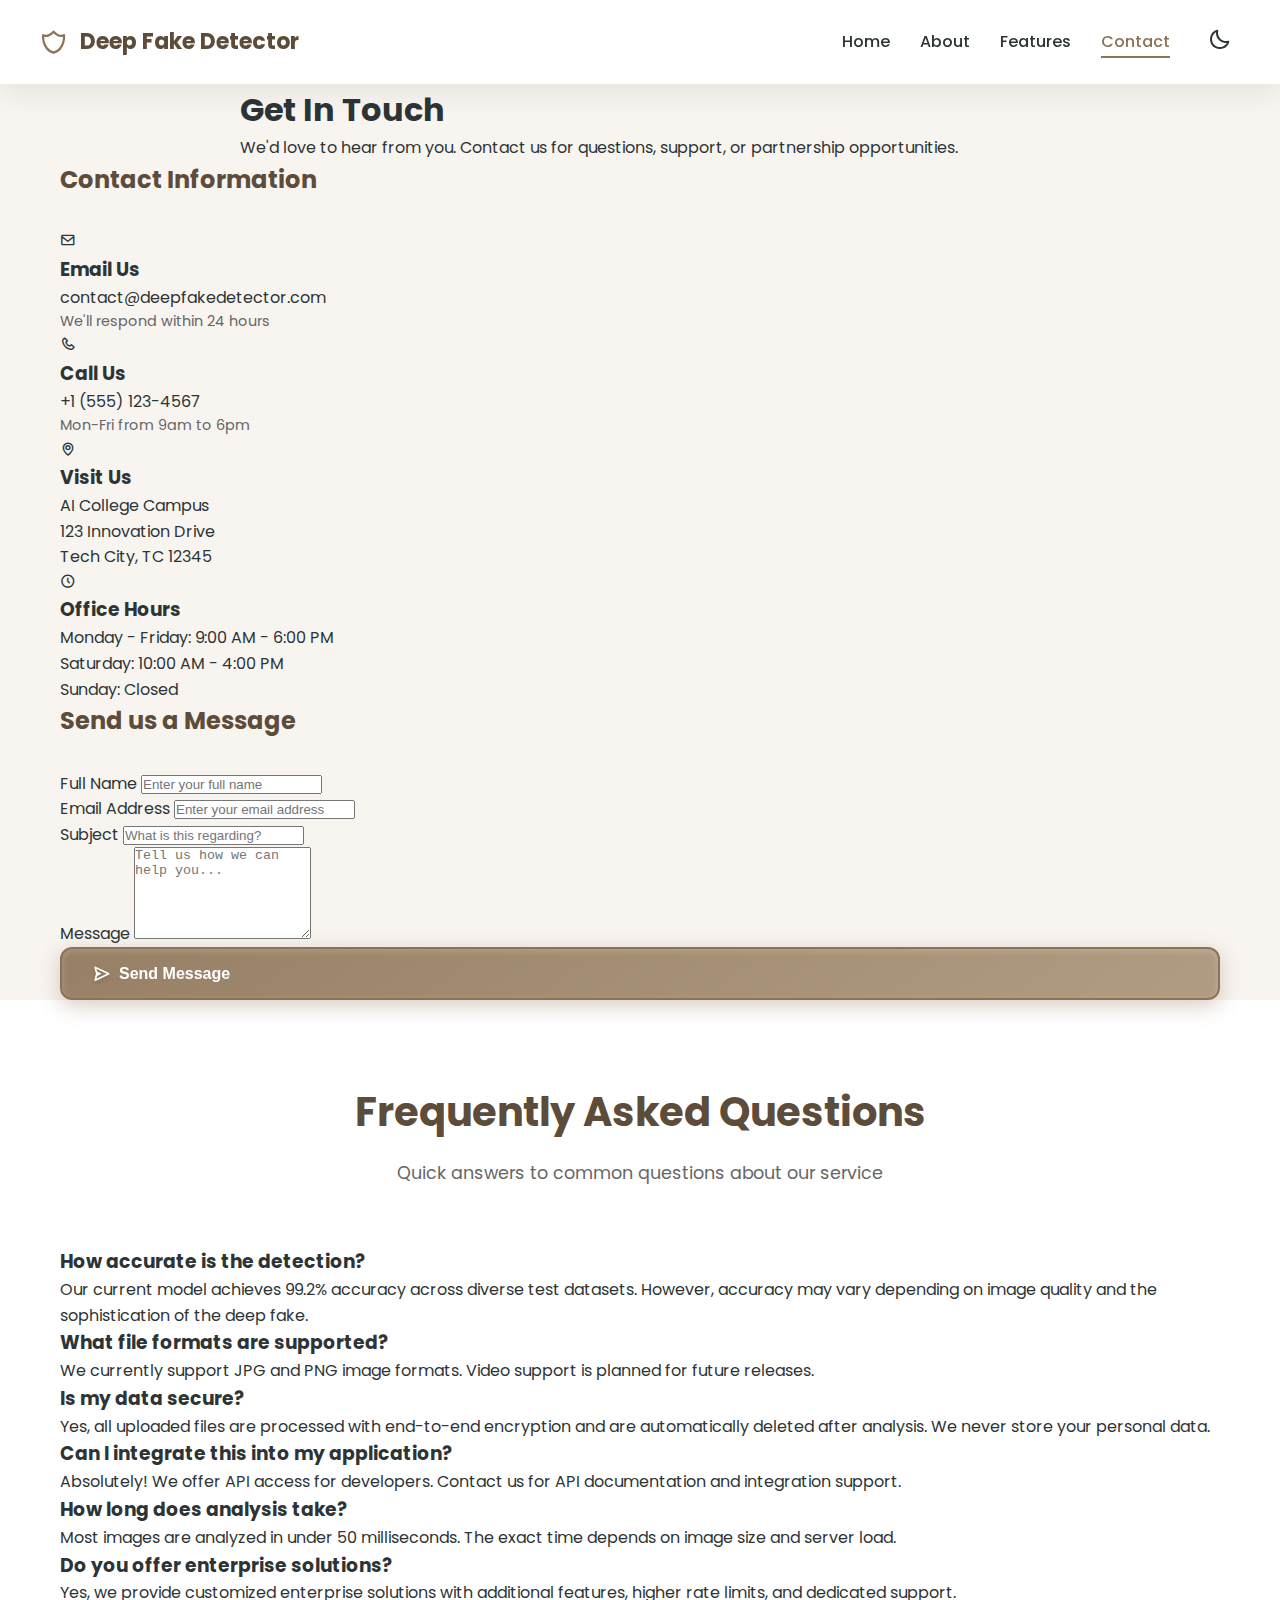
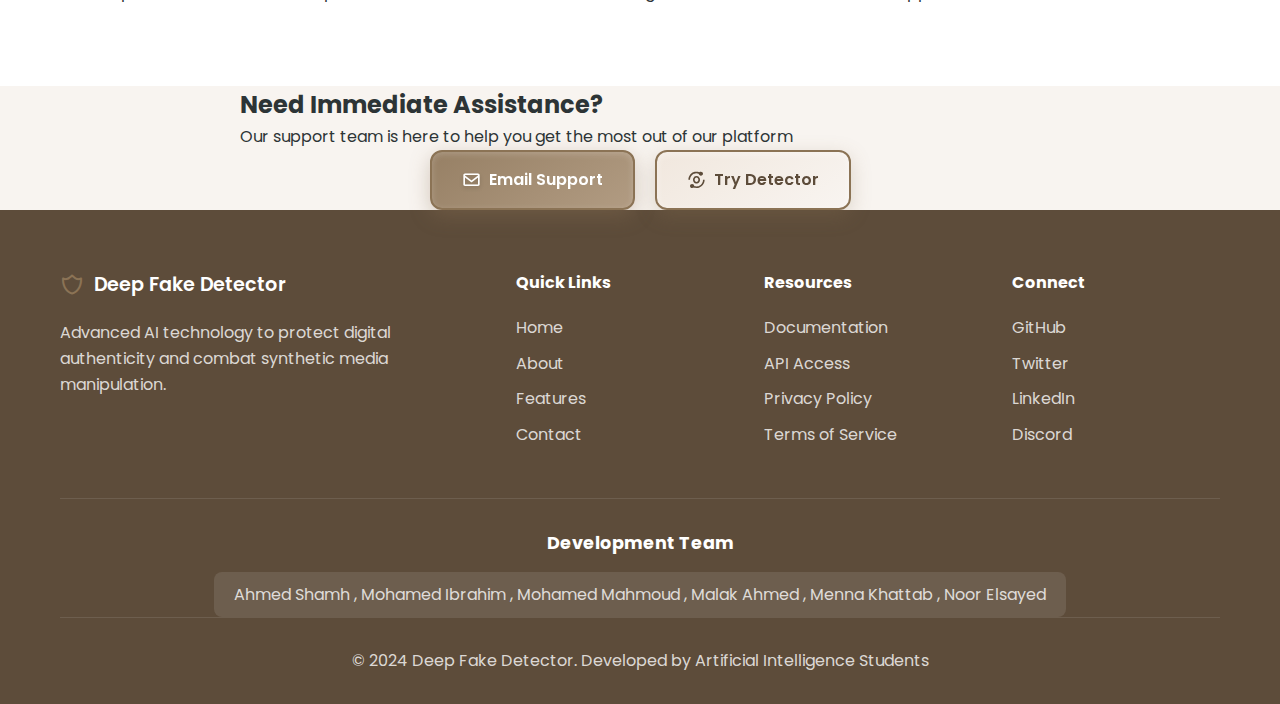
<file: contact.html>
<!DOCTYPE html>
<html lang="en">
<head>
    <meta charset="UTF-8">
    <meta name="viewport" content="width=device-width, initial-scale=1.0">
    <title>Contact - Deep Fake Detector</title>
    <link rel="stylesheet" href="style.css">
    <link href="https://fonts.googleapis.com/css2?family=Poppins:wght@300;400;500;600;700&display=swap" rel="stylesheet">
    <link href="https://unpkg.com/boxicons@2.1.4/css/boxicons.min.css" rel="stylesheet">
</head>
<body>
    <!-- Navigation -->
    <nav class="navbar">
        <a href="index.html" class="nav-brand">
            <i class='bx bx-shield-alt-2'></i>
            <h3>Deep Fake Detector</h3>
        </a>
        
        <ul class="nav-links">
            <li><a href="index.html">Home</a></li>
            <li><a href="about.html">About</a></li>
            <li><a href="features.html">Features</a></li>
            <li><a href="contact.html" class="active">Contact</a></li>
            <li>
                <button class="theme-toggle" onclick="toggleTheme()">
                    <i class='bx bx-moon'></i>
                </button>
            </li>
        </ul>
        
        <button class="mobile-menu" onclick="toggleMobileMenu()">
            <i class='bx bx-menu'></i>
        </button>
    </nav>

    <!-- Contact Hero -->
    <section class="contact-hero">
        <div class="container">
            <div class="hero-content">
                <h1>Get In Touch</h1>
                <p>We'd love to hear from you. Contact us for questions, support, or partnership opportunities.</p>
            </div>
        </div>
    </section>

    <!-- Contact Content -->
    <section class="contact-content">
        <div class="container">
            <div class="contact-grid">
                <div class="contact-info">
                    <h2 style="color: var(--dark-brown); margin-bottom: 30px;">Contact Information</h2>
                    
                    <div class="contact-item">
                        <i class='bx bx-envelope'></i>
                        <div>
                            <h3>Email Us</h3>
                            <p>contact@deepfakedetector.com</p>
                            <p style="font-size: 0.9rem; color: var(--text-light);">We'll respond within 24 hours</p>
                        </div>
                    </div>
                    
                    <div class="contact-item">
                        <i class='bx bx-phone'></i>
                        <div>
                            <h3>Call Us</h3>
                            <p>+1 (555) 123-4567</p>
                            <p style="font-size: 0.9rem; color: var(--text-light);">Mon-Fri from 9am to 6pm</p>
                        </div>
                    </div>
                    
                    <div class="contact-item">
                        <i class='bx bx-map'></i>
                        <div>
                            <h3>Visit Us</h3>
                            <p>AI College Campus</p>
                            <p>123 Innovation Drive</p>
                            <p>Tech City, TC 12345</p>
                        </div>
                    </div>
                    
                    <div class="contact-item">
                        <i class='bx bx-time-five'></i>
                        <div>
                            <h3>Office Hours</h3>
                            <p>Monday - Friday: 9:00 AM - 6:00 PM</p>
                            <p>Saturday: 10:00 AM - 4:00 PM</p>
                            <p>Sunday: Closed</p>
                        </div>
                    </div>
                </div>
                
                <div class="contact-form">
                    <h2 style="color: var(--dark-brown); margin-bottom: 30px;">Send us a Message</h2>
                    <form id="contactForm">
                        <div class="form-group">
                            <label for="name">Full Name</label>
                            <input type="text" id="name" name="name" required placeholder="Enter your full name">
                        </div>
                        
                        <div class="form-group">
                            <label for="email">Email Address</label>
                            <input type="email" id="email" name="email" required placeholder="Enter your email address">
                        </div>
                        
                        <div class="form-group">
                            <label for="subject">Subject</label>
                            <input type="text" id="subject" name="subject" required placeholder="What is this regarding?">
                        </div>
                        
                        <div class="form-group">
                            <label for="message">Message</label>
                            <textarea id="message" name="message" rows="6" required placeholder="Tell us how we can help you..."></textarea>
                        </div>
                        
                        <button type="submit" class="btn btn-primary" style="width: 100%;">
                            <i class='bx bx-send'></i>
                            Send Message
                        </button>
                    </form>
                </div>
            </div>
        </div>
    </section>

    <!-- FAQ Section -->
    <section class="upload-section">
        <div class="container">
            <div class="section-header">
                <h2>Frequently Asked Questions</h2>
                <p>Quick answers to common questions about our service</p>
            </div>
            
            <div class="feature-detail-grid">
                <div class="feature-detail-card">
                    <h3>How accurate is the detection?</h3>
                    <p>Our current model achieves 99.2% accuracy across diverse test datasets. However, accuracy may vary depending on image quality and the sophistication of the deep fake.</p>
                </div>
                
                <div class="feature-detail-card">
                    <h3>What file formats are supported?</h3>
                    <p>We currently support JPG and PNG image formats. Video support is planned for future releases.</p>
                </div>
                
                <div class="feature-detail-card">
                    <h3>Is my data secure?</h3>
                    <p>Yes, all uploaded files are processed with end-to-end encryption and are automatically deleted after analysis. We never store your personal data.</p>
                </div>
                
                <div class="feature-detail-card">
                    <h3>Can I integrate this into my application?</h3>
                    <p>Absolutely! We offer API access for developers. Contact us for API documentation and integration support.</p>
                </div>
                
                <div class="feature-detail-card">
                    <h3>How long does analysis take?</h3>
                    <p>Most images are analyzed in under 50 milliseconds. The exact time depends on image size and server load.</p>
                </div>
                
                <div class="feature-detail-card">
                    <h3>Do you offer enterprise solutions?</h3>
                    <p>Yes, we provide customized enterprise solutions with additional features, higher rate limits, and dedicated support.</p>
                </div>
            </div>
        </div>
    </section>

    <!-- CTA Section -->
    <section class="features-hero">
        <div class="container">
            <div class="hero-content">
                <h2>Need Immediate Assistance?</h2>
                <p>Our support team is here to help you get the most out of our platform</p>
                <div class="cta-buttons">
                    <a href="mailto:contact@deepfakedetector.com" class="btn btn-primary">
                        <i class='bx bx-envelope'></i>
                        Email Support
                    </a>
                    <a href="index.html#detector" class="btn btn-secondary">
                        <i class='bx bx-analyse'></i>
                        Try Detector
                    </a>
                </div>
            </div>
        </div>
    </section>

    <!-- Footer -->
    <footer class="footer">
        <div class="container">
            <div class="footer-grid">
                <div>
                    <div class="footer-brand">
                        <i class='bx bx-shield-alt-2'></i>
                        <span>Deep Fake Detector</span>
                    </div>
                    <p>Advanced AI technology to protect digital authenticity and combat synthetic media manipulation.</p>
                </div>
                
                <div>
                    <h4>Quick Links</h4>
                    <ul class="footer-links">
                        <li><a href="index.html">Home</a></li>
                        <li><a href="about.html">About</a></li>
                        <li><a href="features.html">Features</a></li>
                        <li><a href="contact.html">Contact</a></li>
                    </ul>
                </div>
                
                <div>
                    <h4>Resources</h4>
                    <ul class="footer-links">
                        <li><a href="#">Documentation</a></li>
                        <li><a href="#">API Access</a></li>
                        <li><a href="#">Privacy Policy</a></li>
                        <li><a href="#">Terms of Service</a></li>
                    </ul>
                </div>
                
                <div>
                    <h4>Connect</h4>
                    <ul class="footer-links">
                        <li><a href="#">GitHub</a></li>
                        <li><a href="#">Twitter</a></li>
                        <li><a href="#">LinkedIn</a></li>
                        <li><a href="#">Discord</a></li>
                    </ul>
                </div>
            </div>
            
            <!-- Team Credits -->
            <div class="team-credits">
                <h4>Development Team</h4>
                <div class="team-members">
                    <span>Ahmed Shamh , Mohamed Ibrahim , Mohamed Mahmoud , Malak Ahmed , Menna Khattab , Noor Elsayed</span>
                </div>
            </div>
            
            <div class="footer-bottom">
                <p>&copy; 2024 Deep Fake Detector. Developed by Artificial Intelligence Students</p>
            </div>
        </div>
    </footer>

    <script>
        // Contact form handling
        document.addEventListener('DOMContentLoaded', function() {
            const contactForm = document.getElementById('contactForm');
            if (contactForm) {
                contactForm.addEventListener('submit', function(e) {
                    e.preventDefault();
                    alert('Thank you for your message! We will get back to you soon.');
                    this.reset();
                });
            }
        });
    </script>
    <script src="script.js"></script>
</body>
</html>
</file>
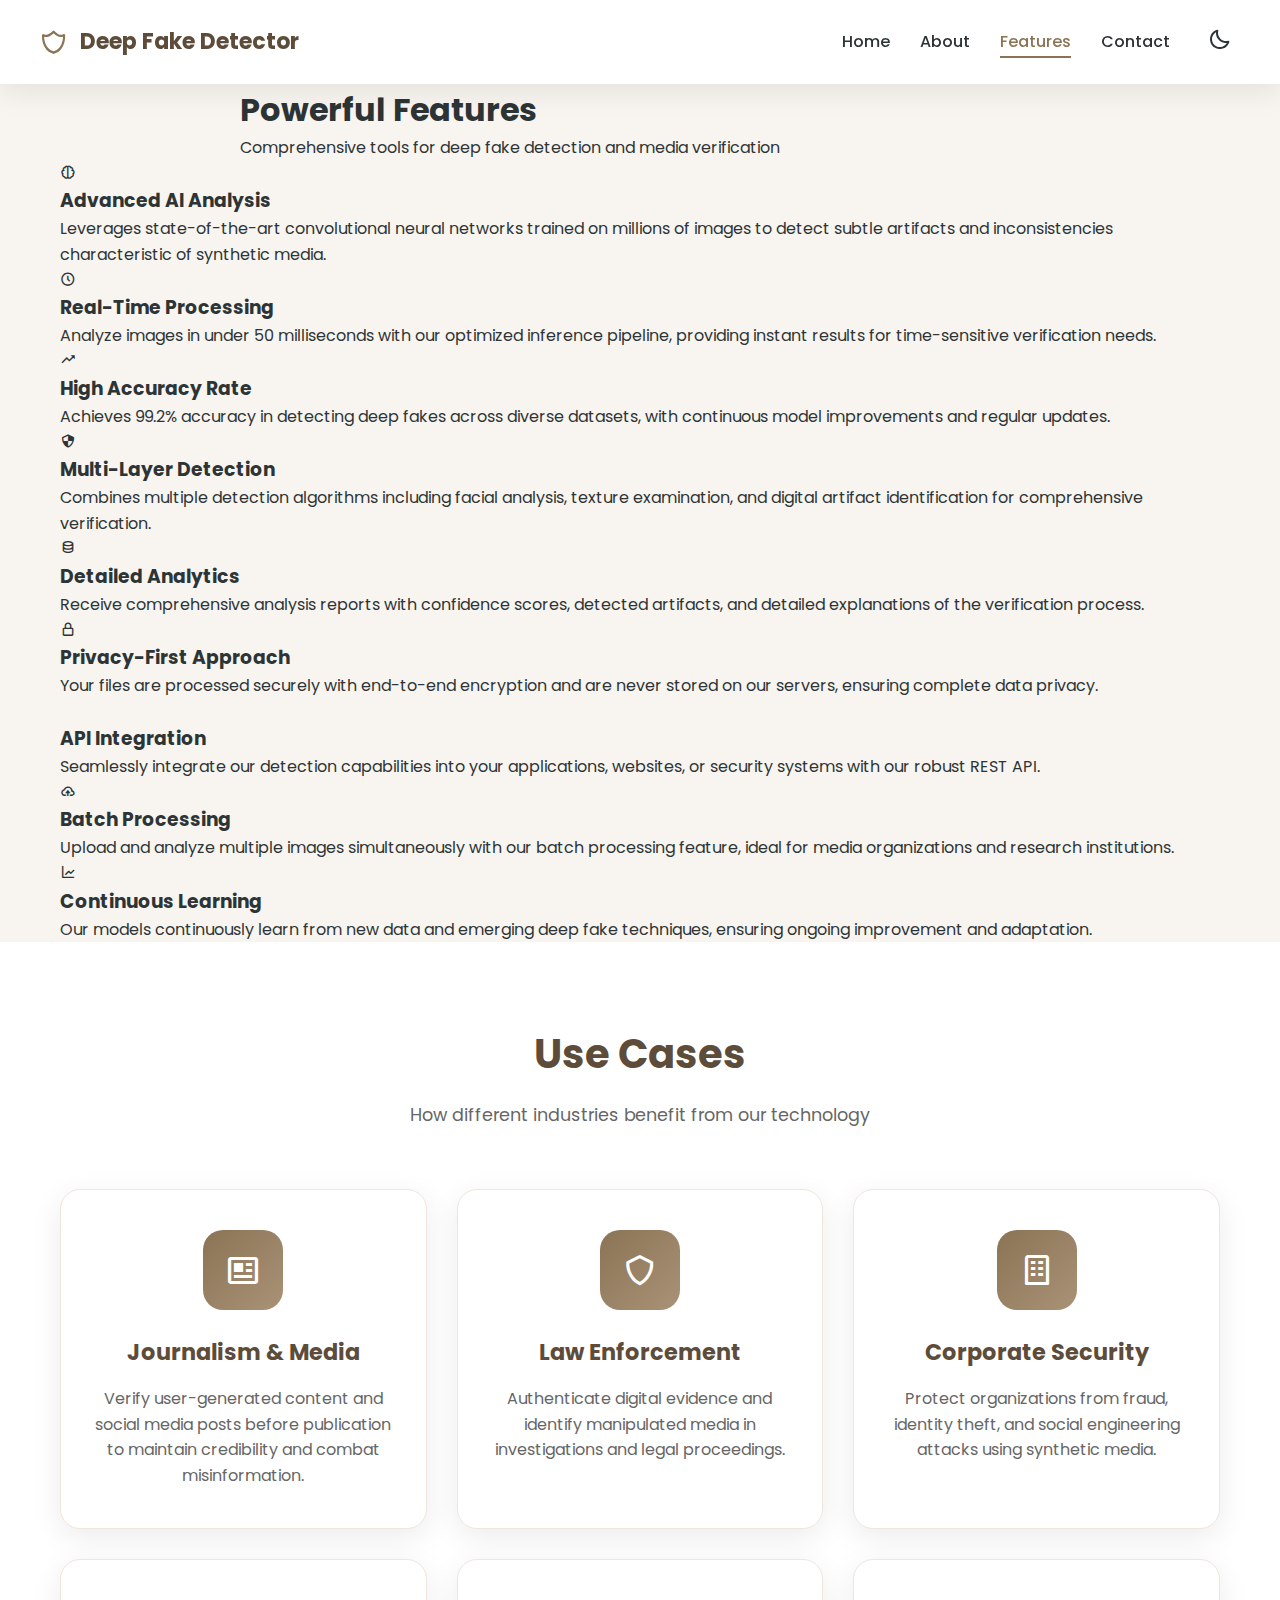
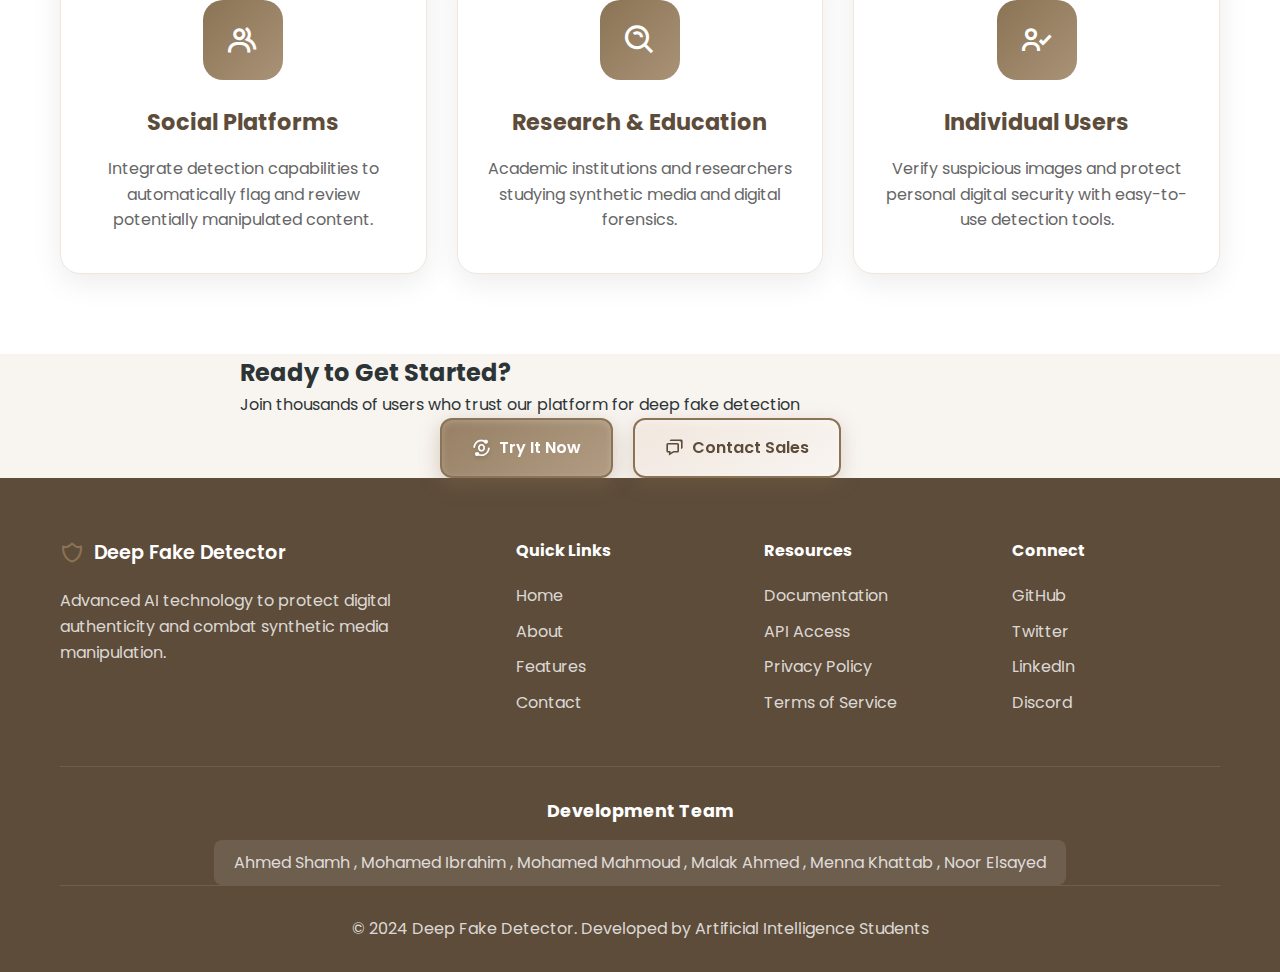
<file: features.html>
<!DOCTYPE html>
<html lang="en">
<head>
    <meta charset="UTF-8">
    <meta name="viewport" content="width=device-width, initial-scale=1.0">
    <title>Features - Deep Fake Detector</title>
    <link rel="stylesheet" href="style.css">
    <link href="https://fonts.googleapis.com/css2?family=Poppins:wght@300;400;500;600;700&display=swap" rel="stylesheet">
    <link href="https://unpkg.com/boxicons@2.1.4/css/boxicons.min.css" rel="stylesheet">
</head>
<body>
    <!-- Navigation -->
    <nav class="navbar">
        <a href="index.html" class="nav-brand">
            <i class='bx bx-shield-alt-2'></i>
            <h3>Deep Fake Detector</h3>
        </a>
        
        <ul class="nav-links">
            <li><a href="index.html">Home</a></li>
            <li><a href="about.html">About</a></li>
            <li><a href="features.html" class="active">Features</a></li>
            <li><a href="contact.html">Contact</a></li>
            <li>
                <button class="theme-toggle" onclick="toggleTheme()">
                    <i class='bx bx-moon'></i>
                </button>
            </li>
        </ul>
        
        <button class="mobile-menu" onclick="toggleMobileMenu()">
            <i class='bx bx-menu'></i>
        </button>
    </nav>

    <!-- Features Hero -->
    <section class="features-hero">
        <div class="container">
            <div class="hero-content">
                <h1>Powerful Features</h1>
                <p>Comprehensive tools for deep fake detection and media verification</p>
            </div>
        </div>
    </section>

    <!-- Features Detail -->
    <section class="features-detail">
        <div class="container">
            <div class="feature-detail-grid">
                <div class="feature-detail-card">
                    <i class='bx bx-brain'></i>
                    <h3>Advanced AI Analysis</h3>
                    <p>Leverages state-of-the-art convolutional neural networks trained on millions of images to detect subtle artifacts and inconsistencies characteristic of synthetic media.</p>
                </div>
                
                <div class="feature-detail-card">
                    <i class='bx bx-time-five'></i>
                    <h3>Real-Time Processing</h3>
                    <p>Analyze images in under 50 milliseconds with our optimized inference pipeline, providing instant results for time-sensitive verification needs.</p>
                </div>
                
                <div class="feature-detail-card">
                    <i class='bx bx-trending-up'></i>
                    <h3>High Accuracy Rate</h3>
                    <p>Achieves 99.2% accuracy in detecting deep fakes across diverse datasets, with continuous model improvements and regular updates.</p>
                </div>
                
                <div class="feature-detail-card">
                    <i class='bx bx-shield-quarter'></i>
                    <h3>Multi-Layer Detection</h3>
                    <p>Combines multiple detection algorithms including facial analysis, texture examination, and digital artifact identification for comprehensive verification.</p>
                </div>
                
                <div class="feature-detail-card">
                    <i class='bx bx-data'></i>
                    <h3>Detailed Analytics</h3>
                    <p>Receive comprehensive analysis reports with confidence scores, detected artifacts, and detailed explanations of the verification process.</p>
                </div>
                
                <div class="feature-detail-card">
                    <i class='bx bx-lock-alt'></i>
                    <h3>Privacy-First Approach</h3>
                    <p>Your files are processed securely with end-to-end encryption and are never stored on our servers, ensuring complete data privacy.</p>
                </div>
                
                <div class="feature-detail-card">
                    <i class='bx bx-api'></i>
                    <h3>API Integration</h3>
                    <p>Seamlessly integrate our detection capabilities into your applications, websites, or security systems with our robust REST API.</p>
                </div>
                
                <div class="feature-detail-card">
                    <i class='bx bx-cloud-upload'></i>
                    <h3>Batch Processing</h3>
                    <p>Upload and analyze multiple images simultaneously with our batch processing feature, ideal for media organizations and research institutions.</p>
                </div>
                
                <div class="feature-detail-card">
                    <i class='bx bx-line-chart'></i>
                    <h3>Continuous Learning</h3>
                    <p>Our models continuously learn from new data and emerging deep fake techniques, ensuring ongoing improvement and adaptation.</p>
                </div>
            </div>
        </div>
    </section>

    <!-- Use Cases -->
    <section class="upload-section">
        <div class="container">
            <div class="section-header">
                <h2>Use Cases</h2>
                <p>How different industries benefit from our technology</p>
            </div>
            
            <div class="features-grid">
                <div class="feature-card">
                    <div class="feature-icon">
                        <i class='bx bx-news'></i>
                    </div>
                    <h3>Journalism & Media</h3>
                    <p>Verify user-generated content and social media posts before publication to maintain credibility and combat misinformation.</p>
                </div>
                
                <div class="feature-card">
                    <div class="feature-icon">
                        <i class='bx bx-shield'></i>
                    </div>
                    <h3>Law Enforcement</h3>
                    <p>Authenticate digital evidence and identify manipulated media in investigations and legal proceedings.</p>
                </div>
                
                <div class="feature-card">
                    <div class="feature-icon">
                        <i class='bx bx-building'></i>
                    </div>
                    <h3>Corporate Security</h3>
                    <p>Protect organizations from fraud, identity theft, and social engineering attacks using synthetic media.</p>
                </div>
                
                <div class="feature-card">
                    <div class="feature-icon">
                        <i class='bx bx-group'></i>
                    </div>
                    <h3>Social Platforms</h3>
                    <p>Integrate detection capabilities to automatically flag and review potentially manipulated content.</p>
                </div>
                
                <div class="feature-card">
                    <div class="feature-icon">
                        <i class='bx bx-search-alt'></i>
                    </div>
                    <h3>Research & Education</h3>
                    <p>Academic institutions and researchers studying synthetic media and digital forensics.</p>
                </div>
                
                <div class="feature-card">
                    <div class="feature-icon">
                        <i class='bx bx-user-check'></i>
                    </div>
                    <h3>Individual Users</h3>
                    <p>Verify suspicious images and protect personal digital security with easy-to-use detection tools.</p>
                </div>
            </div>
        </div>
    </section>

    <!-- CTA Section -->
    <section class="features-hero">
        <div class="container">
            <div class="hero-content">
                <h2>Ready to Get Started?</h2>
                <p>Join thousands of users who trust our platform for deep fake detection</p>
                <div class="cta-buttons">
                    <a href="index.html#detector" class="btn btn-primary">
                        <i class='bx bx-analyse'></i>
                        Try It Now
                    </a>
                    <a href="contact.html" class="btn btn-secondary">
                        <i class='bx bx-chat'></i>
                        Contact Sales
                    </a>
                </div>
            </div>
        </div>
    </section>

    <!-- Footer -->
    <footer class="footer">
        <div class="container">
            <div class="footer-grid">
                <div>
                    <div class="footer-brand">
                        <i class='bx bx-shield-alt-2'></i>
                        <span>Deep Fake Detector</span>
                    </div>
                    <p>Advanced AI technology to protect digital authenticity and combat synthetic media manipulation.</p>
                </div>
                
                <div>
                    <h4>Quick Links</h4>
                    <ul class="footer-links">
                        <li><a href="index.html">Home</a></li>
                        <li><a href="about.html">About</a></li>
                        <li><a href="features.html">Features</a></li>
                        <li><a href="contact.html">Contact</a></li>
                    </ul>
                </div>
                
                <div>
                    <h4>Resources</h4>
                    <ul class="footer-links">
                        <li><a href="#">Documentation</a></li>
                        <li><a href="#">API Access</a></li>
                        <li><a href="#">Privacy Policy</a></li>
                        <li><a href="#">Terms of Service</a></li>
                    </ul>
                </div>
                
                <div>
                    <h4>Connect</h4>
                    <ul class="footer-links">
                        <li><a href="#">GitHub</a></li>
                        <li><a href="#">Twitter</a></li>
                        <li><a href="#">LinkedIn</a></li>
                        <li><a href="#">Discord</a></li>
                    </ul>
                </div>
            </div>
            
            <!-- Team Credits -->
            <div class="team-credits">
                <h4>Development Team</h4>
                <div class="team-members">
                    <span>Ahmed Shamh , Mohamed Ibrahim , Mohamed Mahmoud , Malak Ahmed , Menna Khattab , Noor Elsayed</span>
                </div>
            </div>
            
            <div class="footer-bottom">
                <p>&copy; 2024 Deep Fake Detector. Developed by Artificial Intelligence Students</p>
            </div>
        </div>
    </footer>

    <script src="script.js"></script>
</body>
</html>
</file>
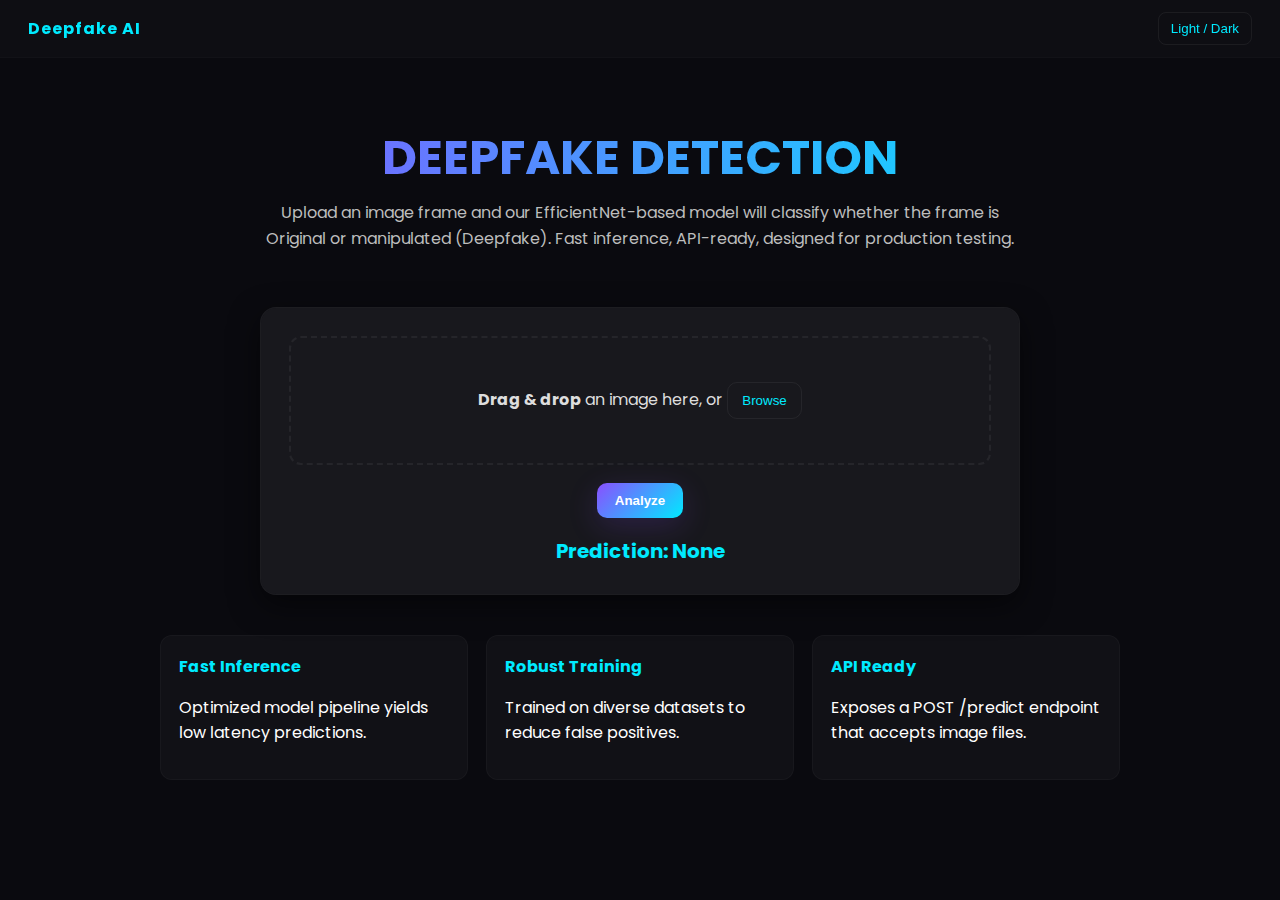
<file: file.html>
<!DOCTYPE html>
<html lang="en">
<head>
  <meta charset="utf-8" />
  <meta name="viewport" content="width=device-width,initial-scale=1" />
  <title>Deepfake Detection — UI</title>

  <!-- Google Font (Poppins) -->
  <link href="https://fonts.googleapis.com/css2?family=Poppins:wght@300;400;600;700&display=swap" rel="stylesheet">

  <!-- Prevent aggressive caching while developing (optional) -->
  <meta http-equiv="Cache-Control" content="no-cache, no-store, must-revalidate" />
  <meta http-equiv="Pragma" content="no-cache" />
  <meta http-equiv="Expires" content="0" />

  <style>
    /* ===== Theme variables (easy to tweak) ===== */
    :root{
      --bg: #0a0a0f;
      --card: rgba(255,255,255,0.06);
      --muted: #bdbdbd;
      --accent1: #8a4fff;   /* purple */
      --accent2: #00eaff;   /* cyan */
      --accent-grad: linear-gradient(90deg, var(--accent1), var(--accent2));
      --glass-border: rgba(255,255,255,0.08);
      --glass-shadow: 0 10px 30px rgba(0,0,0,0.5);
    }

    /* ===== Base ===== */
    *{box-sizing:border-box}
    html,body{height:100%}
    body{
      margin:0;
      min-height:100%;
      font-family:"Poppins",system-ui,-apple-system,Segoe UI,Roboto,"Helvetica Neue",Arial;
      background:var(--bg);
      color:#fff;
      -webkit-font-smoothing:antialiased;
      -moz-osx-font-smoothing:grayscale;
      transition:background .3s, color .3s;
    }

    .light-mode{ background: #f5f6f8; color:#111 }

    /* ===== Navbar ===== */
    .navbar{
      display:flex;
      justify-content:space-between;
      align-items:center;
      padding:12px 28px;
      background: rgba(255,255,255,0.02);
      backdrop-filter: blur(8px);
      position:sticky;
      top:0;
      z-index:40;
      border-bottom:1px solid rgba(255,255,255,0.02);
    }
    .brand{ color:var(--accent2); font-weight:700; letter-spacing:1px; }
    .toggle-btn{
      background:transparent;
      border:1px solid rgba(255,255,255,0.06);
      color:var(--accent2);
      padding:8px 12px;
      border-radius:8px;
      cursor:pointer;
    }

    /* ===== Header ===== */
    .header{ text-align:center; padding:64px 20px 28px; max-width:1000px; margin:0 auto }
    .title{
      font-size:48px; margin:0 0 6px;
      background:var(--accent-grad);
      -webkit-background-clip:text;
      background-clip:text;
      -webkit-text-fill-color:transparent; /* required for Chrome/Safari */
    }
    .subtitle{ color:var(--muted); margin:0 auto; max-width:760px; line-height:1.6 }

    /* ===== Card / Upload box ===== */
    .upload-box{
      width:92%; max-width:760px; margin:28px auto;
      background:var(--card);
      border-radius:16px;
      padding:28px;
      box-shadow:var(--glass-shadow);
      border:1px solid var(--glass-border);
      transition:transform .18s, box-shadow .18s;
      /* clip fix (standard + webkit) - inside selector */
      background-clip: padding-box;
      -webkit-background-clip: padding-box;
    }
    .upload-box:hover{ transform:translateY(-6px); box-shadow:0 18px 55px rgba(0,0,0,0.6) }

    /* Drop area */
    #drop-area{
      border:2px dashed rgba(255,255,255,0.06);
      padding:28px;
      border-radius:12px;
      text-align:center;
      transition:background .12s, border-color .12s;
      cursor:pointer;
      color:#ddd;
    }
    #drop-area.dragover{ background: rgba(0, 230, 255, 0.04); border-color: var(--accent2); color:#fff }

    input[type=file]{ display:none; }
    #preview-img{ display:none; width:100%; max-height:360px; object-fit:cover; border-radius:10px; margin-top:18px; box-shadow: 0 8px 30px rgba(0,0,0,0.45) }

    /* buttons & spinner */
    .controls{ display:flex; gap:12px; align-items:center; justify-content:center; margin-top:18px; flex-wrap:wrap }
    .btn-primary{
      background: linear-gradient(135deg,var(--accent1),var(--accent2));
      border:none; color:white; padding:10px 18px; border-radius:10px; cursor:pointer; font-weight:600;
      box-shadow: 0 8px 30px rgba(138,79,255,0.18);
    }
    .btn-ghost{ background:transparent; color:var(--accent2); border:1px solid rgba(255,255,255,0.06); padding:10px 14px; border-radius:10px; cursor:pointer }
    .spinner{ display:none; width:36px; height:36px; border-radius:50%; border:4px solid rgba(255,255,255,0.15); border-top-color:var(--accent2); animation:spin 1s linear infinite }

    @keyframes spin { to { transform:rotate(360deg); } }

    /* result */
    .result{ margin-top:18px; text-align:center; font-weight:700; font-size:20px; color:var(--accent2) }

    /* features */
    .features{ max-width:1000px; margin:40px auto; padding:0 20px 60px; display:grid; gap:18px; grid-template-columns:repeat(auto-fit,minmax(220px,1fr)) }
    .feature{ background:rgba(255,255,255,0.03); padding:18px; border-radius:12px; border:1px solid rgba(255,255,255,0.03) }
    .feature h4{ color:var(--accent2); margin:0 0 8px }

    /* small screens */
    @media (max-width:720px){
      .title{ font-size:32px }
      .header{ padding:40px 16px 18px }
    }
  </style>
</head>
<body>

  <div class="navbar">
    <div class="brand">Deepfake AI</div>
    <button class="toggle-btn" id="toggleBtn">Light / Dark</button>
  </div>

  <main>
    <section class="header">
      <h1 class="title">DEEPFAKE DETECTION</h1>
      <p class="subtitle">Upload an image frame and our EfficientNet-based model will classify whether the frame is Original or manipulated (Deepfake). Fast inference, API-ready, designed for production testing.</p>
    </section>

    <section class="upload-box" aria-label="upload">
      <div id="drop-area">
        <p><strong>Drag & drop</strong> an image here, or <button class="btn-ghost" id="browseBtn">Browse</button></p>
        <input type="file" id="fileInput" accept="image/*" />
        <img id="preview-img" alt="preview" />
      </div>

      <div class="controls">
        <button class="btn-primary" id="analyzeBtn">Analyze</button>
        <div class="spinner" id="spinner"></div>
      </div>

      <div class="result" id="result">Prediction: <span id="predictionText">None</span></div>
    </section>

    <section class="features" aria-label="features">
      <div class="feature">
        <h4>Fast Inference</h4>
        <p>Optimized model pipeline yields low latency predictions.</p>
      </div>
      <div class="feature">
        <h4>Robust Training</h4>
        <p>Trained on diverse datasets to reduce false positives.</p>
      </div>
      <div class="feature">
        <h4>API Ready</h4>
        <p>Exposes a POST /predict endpoint that accepts image files.</p>
      </div>
    </section>
  </main>

  <script>
    // Tiny helper: ensure CSS loaded (dev check)
    console.log("UI loaded. Font: Poppins; Accent:", getComputedStyle(document.documentElement).getPropertyValue('--accent2'));

    const fileInput = document.getElementById('fileInput');
    const browseBtn = document.getElementById('browseBtn');
    const dropArea = document.getElementById('drop-area');
    const previewImg = document.getElementById('preview-img');
    const analyzeBtn = document.getElementById('analyzeBtn');
    const spinner = document.getElementById('spinner');
    const predictionText = document.getElementById('predictionText');
    const toggleBtn = document.getElementById('toggleBtn');

    browseBtn.addEventListener('click', () => fileInput.click());

    // drag & drop
    ['dragenter','dragover'].forEach(evt => {
      dropArea.addEventListener(evt, e => { e.preventDefault(); dropArea.classList.add('dragover') });
    });
    ['dragleave','drop'].forEach(evt => {
      dropArea.addEventListener(evt, e => { e.preventDefault(); dropArea.classList.remove('dragover') });
    });
    dropArea.addEventListener('drop', e => {
      const f = e.dataTransfer.files && e.dataTransfer.files[0];
      if (f) handleFile(f);
    });

    fileInput.addEventListener('change', () => {
      if (fileInput.files && fileInput.files[0]) handleFile(fileInput.files[0]);
    });

    function handleFile(file){
      const reader = new FileReader();
      reader.onload = () => {
        previewImg.src = reader.result;
        previewImg.style.display = 'block';
      };
      reader.readAsDataURL(file);
    }

    analyzeBtn.addEventListener('click', async ()=>{
      const file = fileInput.files[0];
      if (!file) return alert("Please pick an image first.");

      spinner.style.display='inline-block';
      predictionText.textContent = 'Scanning...';

      try {
        const fd = new FormData();
        fd.append('file', file);

        const res = await fetch('https://melancholily-dynamitic-tonette.ngrok-free.dev/predict', {
          method: 'POST',
          body: fd
        });

        if (!res.ok) throw new Error('Network response not ok: ' + res.status);
        const j = await res.json();
        predictionText.textContent = j.prediction || 'No result';
      } catch (err) {
        console.error(err);
        predictionText.textContent = 'Error';
        alert('Request failed — check console for details (CORS or network).');
      } finally {
        spinner.style.display='none';
      }
    });

    toggleBtn.addEventListener('click', ()=> document.body.classList.toggle('light-mode'));
  </script>
</body>
</html>
</file>
<file: style.css>
/* Paste your current style.css here, then I will update the specific button section. */
/* =========================================================
   GLOBAL STYLE & RESET
========================================================= */
* {
    margin: 0;
    padding: 0;
    box-sizing: border-box;
}

:root {
    /* Light Theme (Beige/White) */
    --primary-beige: #f8f4f0;
    --secondary-beige: #f0e6dc;
    --accent-brown: #8b7355;
    --dark-brown: #5d4c3a;
    --text-dark: #2d3436;
    --text-light: #666;
    --white: #ffffff;
    --success: #27ae60;
    --danger: #e74c3c;
    --warning: #f39c12;
    --shadow: 0 8px 30px rgba(0,0,0,0.08);
    --gradient: linear-gradient(135deg, #8b7355 0%, #a99276 100%);
}

[data-theme="dark"] {
    --primary-beige: #1a1a1a;
    --secondary-beige: #2d2d2d;
    --accent-brown: #a99276;
    --dark-brown: #8b7355;
    --text-dark: #f8f4f0;
    --text-light: #b8b8b8;
    --white: #2d2d2d;
    --shadow: 0 8px 30px rgba(0,0,0,0.3);
    --gradient: linear-gradient(135deg, #a99276 0%, #8b7355 100%);
}

body {
    font-family: "Poppins", sans-serif;
    background: var(--primary-beige);
    color: var(--text-dark);
    transition: all 0.4s ease;
    line-height: 1.6;
}

.container {
    max-width: 1200px;
    margin: 0 auto;
    padding: 0 20px;
}

/* =========================================================
   NAVBAR
========================================================= */
.navbar {
    display: flex;
    justify-content: space-between;
    align-items: center;
    padding: 20px 40px;
    background: var(--white);
    box-shadow: var(--shadow);
    position: sticky;
    top: 0;
    z-index: 1000;
    transition: all 0.4s ease;
}

.nav-brand {
    display: flex;
    align-items: center;
    gap: 12px;
    text-decoration: none;
}

.nav-brand i {
    font-size: 28px;
    color: var(--accent-brown);
}

.nav-brand h3 {
    color: var(--dark-brown);
    font-size: 22px;
    font-weight: 700;
}

.nav-links {
    display: flex;
    list-style: none;
    gap: 30px;
    align-items: center;
}

.nav-links a {
    text-decoration: none;
    color: var(--text-dark);
    font-weight: 500;
    transition: color 0.3s ease;
    position: relative;
}

.nav-links a:hover {
    color: var(--accent-brown);
}

.nav-links a.active {
    color: var(--accent-brown);
}

.nav-links a.active::after {
    content: '';
    position: absolute;
    bottom: -5px;
    left: 0;
    width: 100%;
    height: 2px;
    background: var(--accent-brown);
}

.theme-toggle {
    background: none;
    border: none;
    font-size: 24px;
    cursor: pointer;
    color: var(--text-dark);
    transition: all 0.3s ease;
    padding: 8px;
    border-radius: 50%;
}

.theme-toggle:hover {
    background: var(--secondary-beige);
    transform: rotate(15deg);
}

.mobile-menu {
    display: none;
    font-size: 24px;
    background: none;
    border: none;
    color: var(--text-dark);
    cursor: pointer;
}

/* =========================================================
   HERO SECTION
========================================================= */
.hero {
    padding: 100px 0 80px;
    text-align: center;
    background: var(--secondary-beige);
    position: relative;
    overflow: hidden;
}

.hero::before {
    content: '';
    position: absolute;
    top: 0;
    left: 0;
    right: 0;
    bottom: 0;
    background: linear-gradient(45deg, rgba(139, 115, 85, 0.1) 0%, transparent 50%);
}

.hero-content {
    max-width: 800px;
    margin: 0 auto;
    position: relative;
    z-index: 2;
}

.hero-badge {
    display: inline-block;
    padding: 8px 20px;
    background: var(--accent-brown);
    color: white;
    border-radius: 20px;
    font-size: 14px;
    font-weight: 600;
    margin-bottom: 20px;
}

.hero h1 {
    font-size: 3.5rem;
    font-weight: 700;
    margin-bottom: 20px;
    color: var(--dark-brown);
    line-height: 1.2;
}

.hero p {
    font-size: 1.2rem;
    color: var(--text-light);
    margin-bottom: 40px;
    max-width: 600px;
    margin-left: auto;
    margin-right: auto;
}

.cta-buttons {
    display: flex;
    gap: 20px;
    justify-content: center;
    flex-wrap: wrap;
}

.btn {
    padding: 15px 30px;
    border: none;
    border-radius: 12px;
    font-size: 1rem;
    font-weight: 600;
    cursor: pointer;
    transition: all 0.3s ease;
    text-decoration: none;
    display: inline-flex;
    align-items: center;
    gap: 8px;
}

.btn-primary {
    background: linear-gradient(145deg, rgba(139,115,85,0.9), rgba(169,146,118,0.9));
    color: white;
    border: 2px solid var(--accent-brown);
    box-shadow: 0 6px 20px rgba(139,115,85,0.35), inset 0 2px 6px rgba(255,255,255,0.2);
    backdrop-filter: blur(8px);
    transition: all 0.35s ease;
}

.btn-primary:hover {
    background: linear-gradient(145deg, rgba(139,115,85,1), rgba(169,146,118,1));
    transform: translateY(-4px) scale(1.02);
    box-shadow: 0 12px 35px rgba(139,115,85,0.5), inset 0 2px 10px rgba(255,255,255,0.25);
}

.btn-primary:active {
    transform: translateY(-1px) scale(0.98);
    box-shadow: 0 4px 15px rgba(139,115,85,0.3);
}

.btn-primary i {
    font-size: 1.2rem;
    text-shadow: 0 2px 4px rgba(0,0,0,0.2);
}

.btn-secondary {
    background: linear-gradient(145deg, rgba(240,230,220,0.95), rgba(248,244,240,0.95));
    color: var(--dark-brown);
    border: 2px solid var(--accent-brown);
    box-shadow: 0 6px 20px rgba(139,115,85,0.25), inset 0 2px 6px rgba(255,255,255,0.4);
    backdrop-filter: blur(8px);
    transition: all 0.35s ease;
}

.btn-secondary:hover {
    background: linear-gradient(145deg, rgba(139,115,85,0.95), rgba(169,146,118,0.95));
    color: white;
    transform: translateY(-4px) scale(1.02);
    box-shadow: 0 12px 35px rgba(139,115,85,0.4), inset 0 2px 10px rgba(255,255,255,0.3);
}

.btn-secondary:active {
    transform: translateY(-1px) scale(0.98);
    box-shadow: 0 4px 15px rgba(139,115,85,0.25);
}

.btn-secondary i {
    font-size: 1.2rem;
    transition: all 0.3s ease;
}

.btn-secondary:hover i {
    color: white;
    text-shadow: 0 2px 4px rgba(0,0,0,0.2);
}

/* =========================================================
   UPLOAD SECTION
========================================================= */
.upload-section {
    padding: 80px 0;
    background: var(--white);
}

.section-header {
    text-align: center;
    margin-bottom: 60px;
}

.section-header h2 {
    font-size: 2.5rem;
    margin-bottom: 15px;
    color: var(--dark-brown);
}

.section-header p {
    color: var(--text-light);
    font-size: 1.1rem;
    max-width: 600px;
    margin: 0 auto;
}

.upload-box {
    max-width: 800px;
    margin: 0 auto;
    background: var(--secondary-beige);
    padding: 40px;
    border-radius: 24px;
    box-shadow: var(--shadow);
    transition: all 0.3s ease;
}

.upload-box:hover {
    transform: translateY(-5px);
    box-shadow: 0 20px 40px rgba(0, 0, 0, 0.1);
}

.upload-header {
    text-align: center;
    margin-bottom: 30px;
}

.upload-header i {
    font-size: 48px;
    color: var(--accent-brown);
    margin-bottom: 15px;
}

.upload-header h2 {
    font-size: 2rem;
    margin-bottom: 10px;
    color: var(--dark-brown);
}

.upload-header p {
    color: var(--text-light);
}

#drop-area {
    border: 2px dashed var(--accent-brown);
    border-radius: 20px;
    padding: 50px 30px;
    text-align: center;
    cursor: pointer;
    transition: all 0.3s ease;
    background: var(--white);
    position: relative;
}

#drop-area.dragover {
    border-color: var(--dark-brown);
    background: var(--primary-beige);
    transform: scale(1.02);
}

.drop-content i {
    font-size: 64px;
    color: var(--accent-brown);
    margin-bottom: 20px;
}

.drop-content h3 {
    font-size: 1.5rem;
    margin-bottom: 10px;
    color: var(--dark-brown);
}

.drop-content p {
    color: var(--text-light);
    margin-bottom: 0;
}

.file-types {
    display: flex;
    justify-content: center;
    gap: 10px;
    margin-top: 20px;
}

.file-tag {
    padding: 6px 16px;
    background: var(--accent-brown);
    color: white;
    border-radius: 20px;
    font-size: 0.8rem;
    font-weight: 600;
}

input[type="file"] {
    display: none;
}

.preview-container {
    position: relative;
    margin-top: 30px;
    border-radius: 16px;
    overflow: hidden;
    display: none;
    background: var(--secondary-beige);
    padding: 20px;
    text-align: center;
}

#preview-img {
    width: 100%;
    max-height: 400px;
    object-fit: contain;
    border-radius: 12px;
    display: block;
    margin: 0 auto;
}

.analyze-btn {
    width: 100%;
    margin-top: 30px;
    padding: 18px 30px;
    font-size: 1.1rem;
    border: none;
    border-radius: 16px;
    font-weight: 600;
    cursor: pointer;
    background: var(--gradient);
    color: white;
    transition: all 0.3s ease;
    display: flex;
    align-items: center;
    justify-content: center;
    gap: 10px;
}

.analyze-btn:hover:not(:disabled) {
    transform: translateY(-3px);
    box-shadow: 0 10px 30px rgba(139, 115, 85, 0.3);
}

.analyze-btn:disabled {
    opacity: 0.6;
    cursor: not-allowed;
    transform: none !important;
}

/* =========================================================
   LOADING SPINNER
========================================================= */
.spinner {
    display: none;
    margin: 30px auto;
    border: 4px solid rgba(255, 255, 255, 0.2);
    border-top: 4px solid var(--accent-brown);
    width: 50px;
    height: 50px;
    border-radius: 50%;
    animation: spin 1s linear infinite;
}

@keyframes spin {
    to { transform: rotate(360deg); }
}

/* =========================================================
   RESULT CONTAINER
========================================================= */
.result-container {
    margin-top: 30px;
    padding: 30px;
    background: rgba(255, 255, 255, 0.1);
    border-radius: 16px;
    display: flex;
    align-items: center;
    gap: 20px;
    transition: all 0.3s ease;
    border: 2px solid transparent;
}

.result-icon i {
    font-size: 48px;
}

.result-content h3 {
    margin-bottom: 8px;
    font-size: 1.3rem;
}

.result-content p {
    margin: 0;
    color: var(--text-light);
}

/* Result States */
.result-pending {
    background: rgba(255, 255, 255, 0.1);
    border-color: var(--accent-brown);
}

.result-pending .result-icon i {
    color: var(--accent-brown);
}

.result-pending .result-content h3 {
    color: var(--accent-brown);
}

.result-real {
    background: rgba(46, 213, 115, 0.1);
    border-color: var(--success);
}

.result-real .result-icon i {
    color: var(--success);
}

.result-real .result-content h3 {
    color: var(--success);
}

.result-fake {
    background: rgba(231, 76, 60, 0.1);
    border-color: var(--danger);
}

.result-fake .result-icon i {
    color: var(--danger);
}

.result-fake .result-content h3 {
    color: var(--danger);
}

.result-error {
    background: rgba(243, 156, 18, 0.1);
    border-color: var(--warning);
}

.result-error .result-icon i {
    color: var(--warning);
}

.result-error .result-content h3 {
    color: var(--warning);
}

/* =========================================================
   FEATURES GRID
========================================================= */
.features-grid {
    display: grid;
    grid-template-columns: repeat(auto-fit, minmax(350px, 1fr));
    gap: 30px;
    margin-top: 50px;
}

.feature-card {
    background: var(--white);
    padding: 40px 30px;
    border-radius: 20px;
    text-align: center;
    transition: all 0.3s ease;
    box-shadow: var(--shadow);
    border: 1px solid var(--secondary-beige);
}

.feature-card:hover {
    transform: translateY(-10px);
    box-shadow: 0 20px 40px rgba(0, 0, 0, 0.1);
}

.feature-icon {
    width: 80px;
    height: 80px;
    margin: 0 auto 25px;
    background: var(--gradient);
    border-radius: 20px;
    display: flex;
    align-items: center;
    justify-content: center;
    transition: all 0.3s ease;
}

.feature-card:hover .feature-icon {
    transform: scale(1.1) rotate(5deg);
}

.feature-icon i {
    font-size: 36px;
    color: white;
}

.feature-card h3 {
    font-size: 1.4rem;
    margin-bottom: 15px;
    color: var(--dark-brown);
}

.feature-card p {
    color: var(--text-light);
    line-height: 1.6;
}

/* =========================================================
   FOOTER
========================================================= */
.footer {
    background: var(--dark-brown);
    color: white;
    padding: 60px 0 30px;
}

.footer-grid {
    display: grid;
    grid-template-columns: 2fr 1fr 1fr 1fr;
    gap: 40px;
    margin-bottom: 40px;
}

.footer-brand {
    display: flex;
    align-items: center;
    gap: 10px;
    margin-bottom: 20px;
}

.footer-brand i {
    font-size: 24px;
    color: var(--accent-brown);
}

.footer-brand span {
    font-size: 1.2rem;
    font-weight: 600;
}

.footer p {
    color: rgba(255,255,255,0.8);
    line-height: 1.6;
}

.footer h4 {
    margin-bottom: 20px;
    color: white;
}

.footer-links {
    list-style: none;
}

.footer-links li {
    margin-bottom: 10px;
}

.footer-links a {
    color: rgba(255,255,255,0.8);
    text-decoration: none;
    transition: color 0.3s ease;
}

.footer-links a:hover {
    color: var(--accent-brown);
}

.footer-bottom {
    text-align: center;
    padding-top: 30px;
    border-top: 1px solid rgba(255,255,255,0.1);
    color: rgba(255,255,255,0.6);
}

/* =========================================================
   PREMIUM ANALYSIS BUTTONS
========================================================= */
.model-buttons {
    display: grid;
    grid-template-columns: repeat(2, 1fr);
    gap: 20px;
    margin-bottom: 20px;
}

@media (max-width: 768px) {
    .model-buttons {
        grid-template-columns: 1fr;
        gap: 15px;
    }
}

.model-btn {
    position: relative;
    padding: 25px 20px;
    background: var(--white);
    border: 2px solid transparent;
    border-radius: 16px;
    cursor: pointer;
    transition: all 0.4s cubic-bezier(0.175, 0.885, 0.32, 1.275);
    text-align: center;
    display: flex;
    flex-direction: column;
    align-items: center;
    gap: 8px;
    overflow: hidden;
    box-shadow: var(--shadow);
}

.model-btn::before {
    content: '';
    position: absolute;
    top: 0;
    left: 0;
    right: 0;
    height: 4px;
    background: var(--gradient);
    opacity: 0;
    transition: opacity 0.3s ease;
}

.model-btn:hover::before {
    opacity: 1;
}

.model-btn:hover:not(:disabled) {
    transform: translateY(-6px) scale(1.02);
    border-color: var(--accent-brown);
    box-shadow: 0 20px 40px rgba(139, 115, 85, 0.2),
                0 0 0 1px rgba(139, 115, 85, 0.1);
}

.model-btn:active:not(:disabled) {
    transform: translateY(-2px) scale(0.99);
    transition: all 0.1s ease;
}

.model-btn:disabled {
    opacity: 0.5;
    cursor: not-allowed;
    transform: none !important;
    box-shadow: none !important;
}

/* Premium badge effect */
.model-btn::after {
    content: '';
    position: absolute;
    top: -50%;
    left: -50%;
    width: 200%;
    height: 200%;
    background: linear-gradient(
        45deg,
        transparent 30%,
        rgba(255, 255, 255, 0.1) 50%,
        transparent 70%
    );
    transform: rotate(45deg);
    transition: transform 0.6s ease;
}

.model-btn:hover:not(:disabled)::after {
    transform: rotate(45deg) translate(20%, 20%);
}

/* Xception Button - Premium Style */
#xceptionBtn {
    background: linear-gradient(145deg, 
        rgba(255, 255, 255, 0.95),
        rgba(248, 244, 240, 0.95));
    border: 2px solid var(--accent-brown);
    position: relative;
    z-index: 1;
}

#xceptionBtn::before {
    background: linear-gradient(90deg, 
        rgba(139, 115, 85, 0.9),
        rgba(169, 146, 118, 0.9));
}

#xceptionBtn .model-badge {
    position: absolute;
    top: 10px;
    right: 10px;
    background: var(--accent-brown);
    color: white;
    padding: 4px 10px;
    border-radius: 12px;
    font-size: 0.7rem;
    font-weight: 700;
    letter-spacing: 0.5px;
    text-transform: uppercase;
    box-shadow: 0 2px 8px rgba(139, 115, 85, 0.3);
}

#xceptionBtn:hover:not(:disabled) {
    background: linear-gradient(145deg, 
        rgba(248, 244, 240, 0.98),
        rgba(255, 255, 255, 0.98));
    box-shadow: 0 25px 50px rgba(139, 115, 85, 0.25),
                0 0 0 1px rgba(139, 115, 85, 0.15),
                inset 0 2px 10px rgba(255, 255, 255, 0.5);
}

/* Swin Button - Premium Style */
#swinBtn {
    background: linear-gradient(145deg, 
        rgba(139, 115, 85, 0.08),
        rgba(169, 146, 118, 0.08));
    border: 2px solid rgba(139, 115, 85, 0.3);
    position: relative;
    z-index: 1;
}

#swinBtn::before {
    background: linear-gradient(90deg, 
        rgba(93, 76, 58, 0.9),
        rgba(139, 115, 85, 0.9));
}

#swinBtn .model-badge {
    position: absolute;
    top: 10px;
    right: 10px;
    background: linear-gradient(90deg, var(--dark-brown), var(--accent-brown));
    color: white;
    padding: 4px 10px;
    border-radius: 12px;
    font-size: 0.7rem;
    font-weight: 700;
    letter-spacing: 0.5px;
    text-transform: uppercase;
    box-shadow: 0 2px 8px rgba(93, 76, 58, 0.3);
}

#swinBtn:hover:not(:disabled) {
    background: linear-gradient(145deg, 
        rgba(139, 115, 85, 0.12),
        rgba(169, 146, 118, 0.12));
    border-color: var(--dark-brown);
    box-shadow: 0 25px 50px rgba(93, 76, 58, 0.2),
                0 0 0 1px rgba(93, 76, 58, 0.1),
                inset 0 2px 10px rgba(255, 255, 255, 0.3);
}

/* Icon styling */
.model-btn i {
    font-size: 32px;
    margin-bottom: 10px;
    transition: all 0.3s ease;
    position: relative;
    z-index: 2;
}

#xceptionBtn i {
    color: var(--accent-brown);
    background: linear-gradient(135deg, var(--accent-brown), var(--dark-brown));
    -webkit-background-clip: text;
    -webkit-text-fill-color: transparent;
    background-clip: text;
}

#swinBtn i {
    color: var(--dark-brown);
    background: linear-gradient(135deg, var(--dark-brown), var(--accent-brown));
    -webkit-background-clip: text;
    -webkit-text-fill-color: transparent;
    background-clip: text;
}

.model-btn:hover:not(:disabled) i {
    transform: scale(1.1) rotate(5deg);
}

/* Text styling */
.model-btn span {
    font-weight: 700;
    color: var(--dark-brown);
    font-size: 1.1rem;
    position: relative;
    z-index: 2;
    letter-spacing: 0.3px;
}

.model-btn small {
    color: var(--text-light);
    font-size: 0.85rem;
    max-width: 180px;
    line-height: 1.4;
    position: relative;
    z-index: 2;
}

/* Loading state for buttons */
.model-btn.loading {
    cursor: wait;
    opacity: 0.8;
}

.model-btn.loading i {
    animation: pulse 1.5s infinite;
}

.model-btn.loading span {
    animation: pulse 1.5s infinite 0.2s;
}

@keyframes pulse {
    0%, 100% { opacity: 1; }
    50% { opacity: 0.6; }
}

/* Active state for selected model */
.model-btn.active {
    border-color: var(--accent-brown);
    box-shadow: 0 0 0 3px rgba(139, 115, 85, 0.1),
                inset 0 2px 10px rgba(255, 255, 255, 0.5);
}

.model-btn.active::before {
    opacity: 1;
}

/* Dark mode adjustments */
[data-theme="dark"] .model-btn {
    background: linear-gradient(145deg, 
        rgba(45, 45, 45, 0.95),
        rgba(26, 26, 26, 0.95));
}

[data-theme="dark"] #xceptionBtn {
    background: linear-gradient(145deg, 
        rgba(45, 45, 45, 0.95),
        rgba(26, 26, 26, 0.95));
    border-color: rgba(169, 146, 118, 0.5);
}

[data-theme="dark"] #xceptionBtn:hover:not(:disabled) {
    background: linear-gradient(145deg, 
        rgba(45, 45, 45, 0.98),
        rgba(26, 26, 26, 0.98));
    border-color: var(--accent-brown);
    box-shadow: 0 25px 50px rgba(0, 0, 0, 0.4),
                0 0 0 1px rgba(169, 146, 118, 0.2);
}

[data-theme="dark"] #swinBtn {
    background: linear-gradient(145deg, 
        rgba(169, 146, 118, 0.1),
        rgba(139, 115, 85, 0.1));
    border-color: rgba(139, 115, 85, 0.3);
}

[data-theme="dark"] #swinBtn:hover:not(:disabled) {
    background: linear-gradient(145deg, 
        rgba(169, 146, 118, 0.15),
        rgba(139, 115, 85, 0.15));
    border-color: var(--accent-brown);
    box-shadow: 0 25px 50px rgba(0, 0, 0, 0.4),
                0 0 0 1px rgba(139, 115, 85, 0.2);
}

[data-theme="dark"] .model-btn span {
    color: var(--text-dark);
}

[data-theme="dark"] .model-btn small {
    color: var(--text-light);
}

/* Performance indicators */
.model-performance {
    display: flex;
    justify-content: center;
    gap: 15px;
    margin-top: 10px;
    position: relative;
    z-index: 2;
}

.perf-item {
    display: flex;
    align-items: center;
    gap: 4px;
    font-size: 0.75rem;
    color: var(--text-light);
}

.perf-item i {
    font-size: 12px;
    margin: 0;
    transform: none !important;
}

.perf-item .bx-trending-up {
    color: var(--success);
}

.perf-item .bx-bolt {
    color: var(--warning);
}

.perf-item .bx-chip {
    color: var(--accent-brown);
}

/* =========================================================
   RESPONSIVE DESIGN
========================================================= */
@media (max-width: 768px) {
    .navbar {
        padding: 15px 20px;
    }
    
    .nav-links {
        display: none;
        position: absolute;
        top: 100%;
        left: 0;
        width: 100%;
        background: var(--white);
        flex-direction: column;
        padding: 20px;
        box-shadow: var(--shadow);
        z-index: 1001;
    }
    
    .nav-links.active {
        display: flex;
    }
    
    .mobile-menu {
        display: block;
    }
    
    .hero h1 {
        font-size: 2.5rem;
    }
    
    .footer-grid {
        grid-template-columns: 1fr;
        gap: 30px;
    }
    
    .upload-box {
        padding: 25px;
        margin: 0 15px;
    }
    
    #drop-area {
        padding: 30px 20px;
    }
    
    .result-container {
        flex-direction: column;
        text-align: center;
        gap: 15px;
    }
}

@media (max-width: 480px) {
    .hero h1 {
        font-size: 2rem;
    }
    
    .cta-buttons {
        flex-direction: column;
        align-items: center;
    }
    
    .btn {
        width: 100%;
        justify-content: center;
    }
}

/* Team Credits Styles */
.team-credits {
    margin-top: 40px;
    padding-top: 30px;
    border-top: 1px solid rgba(255,255,255,0.1);
    text-align: center;
}

.team-credits h4 {
    margin-bottom: 15px;
    color: white;
    font-size: 1.1rem;
}

.team-members {
    color: rgba(255,255,255,0.8);
    line-height: 1.6;
}

.team-members span {
    display: inline-block;
    padding: 10px 20px;
    background: rgba(255,255,255,0.1);
    border-radius: 8px;
    transition: all 0.3s ease;
}

.team-members span:hover {
    background: rgba(255,255,255,0.2);
    transform: translateY(-2px);
}

/* =========================================================
   DARK MODE FIXES
========================================================= */
[data-theme="dark"] .navbar {
    background: var(--white);
}

[data-theme="dark"] .nav-links a {
    color: var(--text-dark);
}

[data-theme="dark"] .nav-links a:hover,
[data-theme="dark"] .nav-links a.active {
    color: var(--accent-brown);
}

[data-theme="dark"] .theme-toggle {
    color: var(--text-dark);
}

[data-theme="dark"] .theme-toggle:hover {
    background: var(--secondary-beige);
}

[data-theme="dark"] .hero,
[data-theme="dark"] .about-hero,
[data-theme="dark"] .features-hero,
[data-theme="dark"] .contact-hero {
    background: var(--secondary-beige);
}

[data-theme="dark"] .upload-section {
    background: var(--white);
}

[data-theme="dark"] .features {
    background: var(--primary-beige);
}

/* Text color fixes for dark mode */
[data-theme="dark"] .section-header h2,
[data-theme="dark"] .hero h1,
[data-theme="dark"] .upload-header h2,
[data-theme="dark"] .feature-card h3,
[data-theme="dark"] .content-text h2,
[data-theme="dark"] .feature-detail-card h3,
[data-theme="dark"] .contact-item h3,
[data-theme="dark"] .form-group label {
    color: var(--dark-brown);
}

[data-theme="dark"] .hero p,
[data-theme="dark"] .section-header p,
[data-theme="dark"] .upload-header p,
[data-theme="dark"] .feature-card p,
[data-theme="dark"] .content-text p,
[data-theme="dark"] .stat-label,
[data-theme="dark"] .feature-detail-card p,
[data-theme="dark"] .contact-item p {
    color: var(--text-light);
}

/* Form fixes for dark mode */
[data-theme="dark"] .form-group input,
[data-theme="dark"] .form-group textarea {
    background: var(--primary-beige);
    color: var(--text-dark);
    border-color: var(--secondary-beige);
}

[data-theme="dark"] .form-group input:focus,
[data-theme="dark"] .form-group textarea:focus {
    border-color: var(--accent-brown);
}

/* Loading animation for buttons */
.bx-spin {
    animation: spin 1s linear infinite;
}

@keyframes spin {
    0% { transform: rotate(0deg); }
    100% { transform: rotate(360deg); }
}

/* Better error states */
.result-error .result-icon i.bx-spin {
    animation: none;
}

/* Improve file upload area */
#drop-area.dragover .drop-content i {
    transform: scale(1.1);
    transition: transform 0.3s ease;
}

/* Responsive improvements for results */
@media (max-width: 768px) {
    .result-container {
        padding: 20px;
        flex-direction: column;
        text-align: center;
    }
    
    .result-icon {
        margin-right: 0;
        margin-bottom: 15px;
    }
    
    .result-content h3 {
        font-size: 1.2rem;
    }
    
    .result-content p {
        font-size: 0.9rem;
    }
}
</file>
